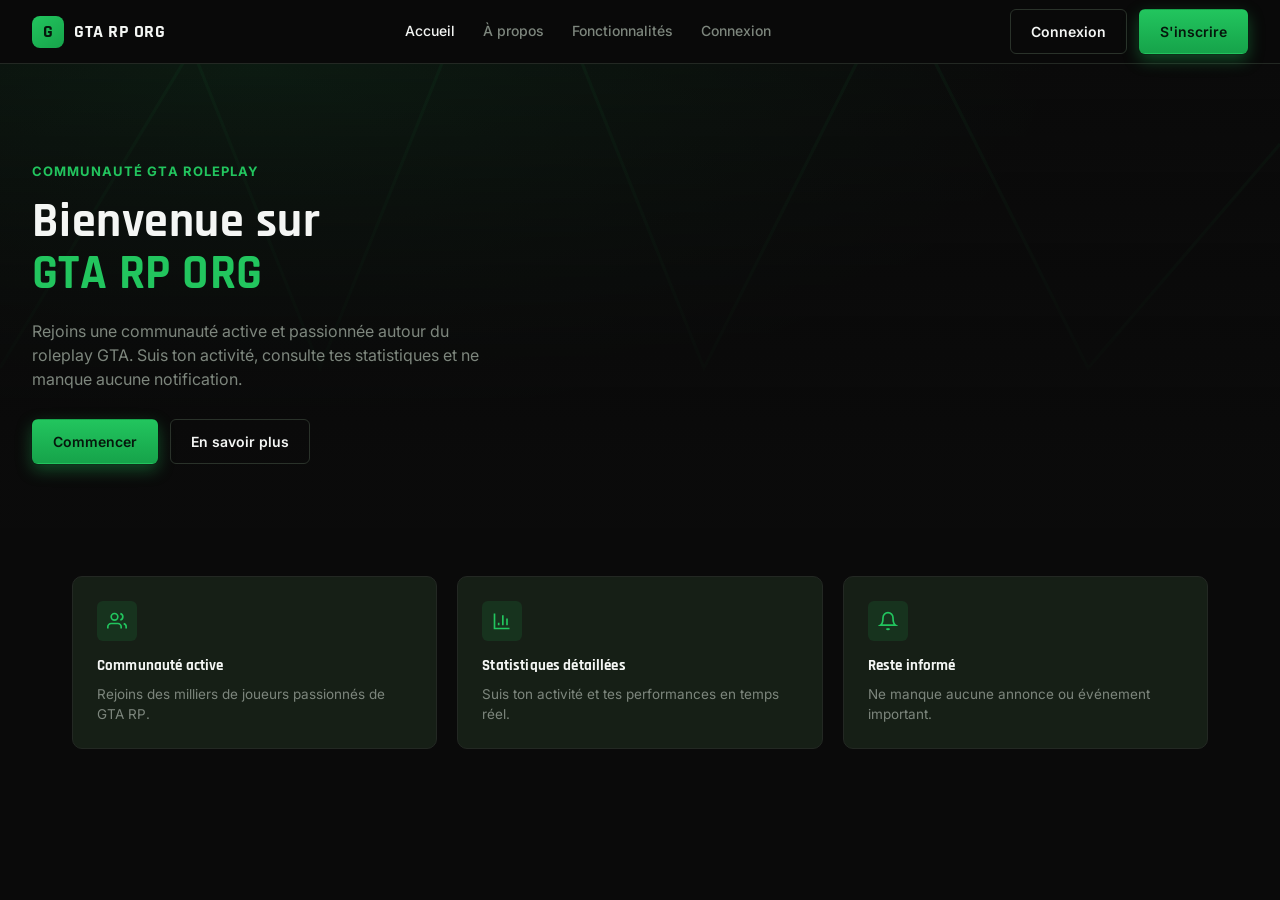
<file: index.html>
<!DOCTYPE html>
<html lang="fr">
<head>
<meta charset="UTF-8">
<meta name="viewport" content="width=device-width, initial-scale=1.0">
<title>GTA RP ORG — Accueil</title>
<link rel="preconnect" href="https://fonts.googleapis.com">
<link href="https://fonts.googleapis.com/css2?family=Rajdhani:wght@600;700&family=Inter:wght@400;500;600;700&display=swap" rel="stylesheet">
<link rel="stylesheet" href="css/style.css">
</head>
<body>

<header class="navbar">
  <a href="index.html" class="brand">
    <span class="brand-mark">G</span> GTA RP ORG
  </a>
  <nav>
    <ul class="nav-links">
      <li><a href="index.html" class="active">Accueil</a></li>
      <li><a href="#apropos">À propos</a></li>
      <li><a href="#fonctionnalites">Fonctionnalités</a></li>
      <li><a href="login.html">Connexion</a></li>
    </ul>
  </nav>
  <div class="nav-actions">
    <a href="login.html" class="btn btn-secondary">Connexion</a>
    <a href="register.html" class="btn btn-primary">S'inscrire</a>
    <button class="nav-toggle" id="navToggle" aria-label="Ouvrir le menu">
      <svg width="18" height="18" viewBox="0 0 24 24" fill="none" stroke="currentColor" stroke-width="2"><path d="M3 6h18M3 12h18M3 18h18"/></svg>
    </button>
  </div>
</header>

<div class="mobile-menu" id="mobileMenu">
  <div class="mobile-menu-header">
    <span class="brand"><span class="brand-mark">G</span> GTA RP ORG</span>
    <button class="nav-toggle" id="navClose" aria-label="Fermer le menu">
      <svg width="18" height="18" viewBox="0 0 24 24" fill="none" stroke="currentColor" stroke-width="2"><path d="M6 6l12 12M6 18L18 6"/></svg>
    </button>
  </div>
  <nav>
    <a href="index.html">Accueil</a>
    <a href="#apropos">À propos</a>
    <a href="#fonctionnalites">Fonctionnalités</a>
    <a href="login.html">Connexion</a>
    <a href="register.html" class="primary">S'inscrire</a>
  </nav>
</div>

<section class="hero">
  <div class="hero-inner">
    <span class="hero-eyebrow">Communauté GTA Roleplay</span>
    <h1>Bienvenue sur<br><span>GTA RP ORG</span></h1>
    <p>Rejoins une communauté active et passionnée autour du roleplay GTA. Suis ton activité, consulte tes statistiques et ne manque aucune notification.</p>
    <div class="hero-actions">
      <a href="register.html" class="btn btn-primary">Commencer</a>
      <a href="#apropos" class="btn btn-secondary">En savoir plus</a>
    </div>
  </div>
</section>

<section class="features" id="fonctionnalites">
  <div class="feature-card">
    <div class="feature-icon">
      <svg width="20" height="20" viewBox="0 0 24 24" fill="none" stroke="currentColor" stroke-width="2"><path d="M17 21v-2a4 4 0 0 0-4-4H5a4 4 0 0 0-4 4v2"/><circle cx="9" cy="7" r="4"/><path d="M23 21v-2a4 4 0 0 0-3-3.87"/><path d="M16 3.13a4 4 0 0 1 0 7.75"/></svg>
    </div>
    <h3>Communauté active</h3>
    <p>Rejoins des milliers de joueurs passionnés de GTA RP.</p>
  </div>
  <div class="feature-card">
    <div class="feature-icon">
      <svg width="20" height="20" viewBox="0 0 24 24" fill="none" stroke="currentColor" stroke-width="2"><path d="M3 3v18h18"/><path d="M18 17V9M13 17V5M8 17v-3"/></svg>
    </div>
    <h3>Statistiques détaillées</h3>
    <p>Suis ton activité et tes performances en temps réel.</p>
  </div>
  <div class="feature-card">
    <div class="feature-icon">
      <svg width="20" height="20" viewBox="0 0 24 24" fill="none" stroke="currentColor" stroke-width="2"><path d="M18 8A6 6 0 0 0 6 8c0 7-3 9-3 9h18s-3-2-3-9"/><path d="M13.73 21a2 2 0 0 1-3.46 0"/></svg>
    </div>
    <h3>Reste informé</h3>
    <p>Ne manque aucune annonce ou événement important.</p>
  </div>
</section>

<script>
  const navToggle = document.getElementById('navToggle');
  const navClose = document.getElementById('navClose');
  const mobileMenu = document.getElementById('mobileMenu');
  navToggle?.addEventListener('click', () => mobileMenu.classList.add('open'));
  navClose?.addEventListener('click', () => mobileMenu.classList.remove('open'));
</script>
</body>
</html>
</file>
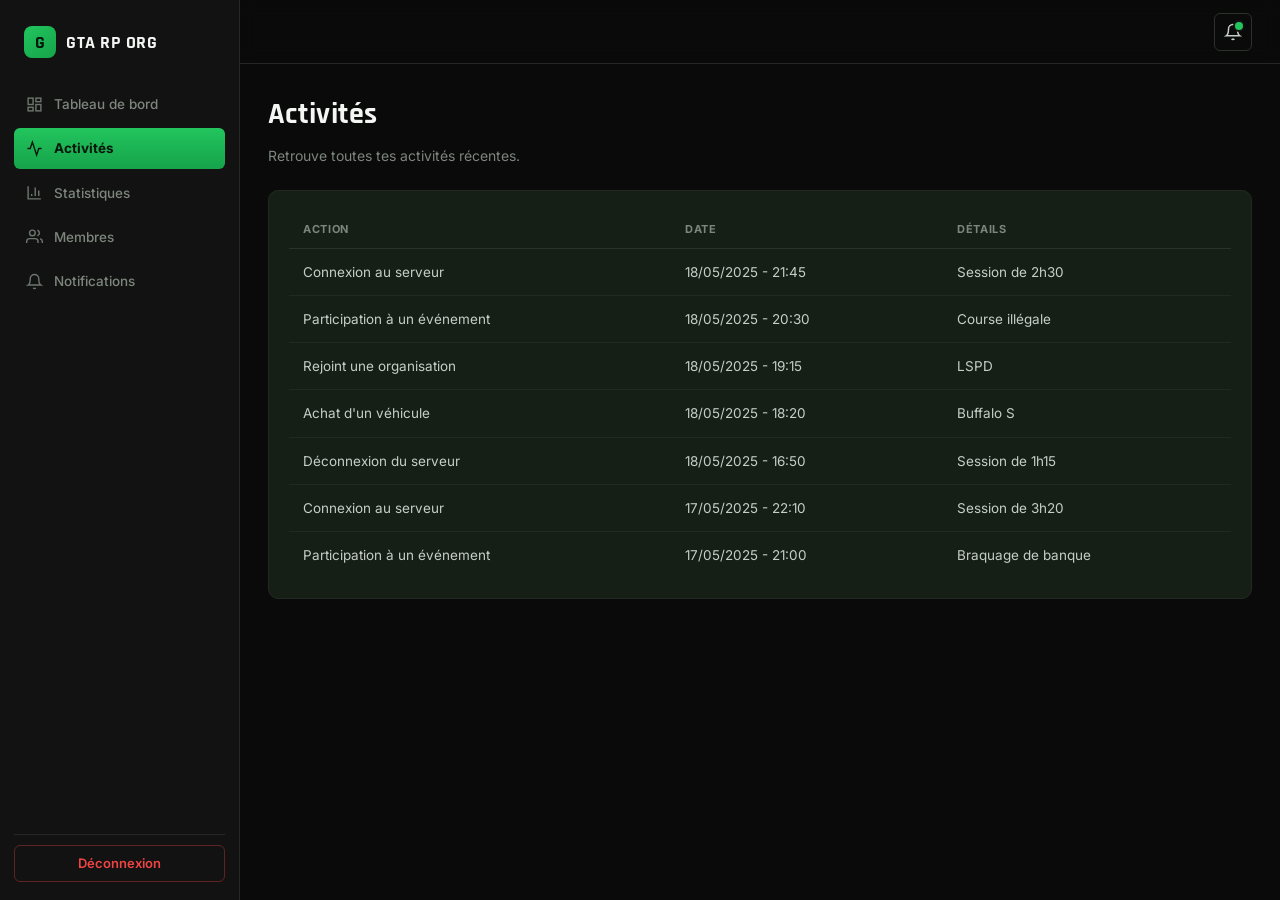
<file: activites.html>
<!DOCTYPE html>
<html lang="fr">
<head>
<meta charset="UTF-8">
<meta name="viewport" content="width=device-width, initial-scale=1.0">
<title>GTA RP ORG — Activités</title>
<link href="https://fonts.googleapis.com/css2?family=Rajdhani:wght@600;700&family=Inter:wght@400;500;600;700&display=swap" rel="stylesheet">
<link rel="stylesheet" href="css/style.css">
</head>
<body>

<div class="app">
  <aside class="sidebar">
    <div class="brand"><span class="brand-mark">G</span> GTA RP ORG</div>
    <a href="dashboard.html" class="side-link">
      <svg width="17" height="17" viewBox="0 0 24 24" fill="none" stroke="currentColor" stroke-width="2"><rect x="3" y="3" width="7" height="9"/><rect x="14" y="3" width="7" height="5"/><rect x="14" y="12" width="7" height="9"/><rect x="3" y="16" width="7" height="5"/></svg>
      Tableau de bord
    </a>
    <a href="activites.html" class="side-link active">
      <svg width="17" height="17" viewBox="0 0 24 24" fill="none" stroke="currentColor" stroke-width="2"><path d="M22 12h-4l-3 9L9 3l-3 9H2"/></svg>
      Activités
    </a>
    <a href="statistiques.html" class="side-link">
      <svg width="17" height="17" viewBox="0 0 24 24" fill="none" stroke="currentColor" stroke-width="2"><path d="M3 3v18h18"/><path d="M18 17V9M13 17V5M8 17v-3"/></svg>
      Statistiques
    </a>
    <a href="membres.html" class="side-link">
      <svg width="17" height="17" viewBox="0 0 24 24" fill="none" stroke="currentColor" stroke-width="2"><path d="M17 21v-2a4 4 0 0 0-4-4H5a4 4 0 0 0-4 4v2"/><circle cx="9" cy="7" r="4"/><path d="M23 21v-2a4 4 0 0 0-3-3.87"/><path d="M16 3.13a4 4 0 0 1 0 7.75"/></svg>
      Membres
    </a>
    <a href="notifications.html" class="side-link">
      <svg width="17" height="17" viewBox="0 0 24 24" fill="none" stroke="currentColor" stroke-width="2"><path d="M18 8A6 6 0 0 0 6 8c0 7-3 9-3 9h18s-3-2-3-9"/><path d="M13.73 21a2 2 0 0 1-3.46 0"/></svg>
      Notifications
    </a>
    <div class="sidebar-footer">
      <a href="login.html" class="btn btn-danger btn-block btn-sm">Déconnexion</a>
    </div>
  </aside>

  <div class="content">
    <header class="topbar">
      <span class="brand"><span class="brand-mark">G</span> GTA RP ORG</span>
      <div></div>
      <a href="notifications.html" class="bell" aria-label="Notifications">
        <svg width="18" height="18" viewBox="0 0 24 24" fill="none" stroke="currentColor" stroke-width="2"><path d="M18 8A6 6 0 0 0 6 8c0 7-3 9-3 9h18s-3-2-3-9"/><path d="M13.73 21a2 2 0 0 1-3.46 0"/></svg>
        <span class="dot"></span>
      </a>
    </header>

    <main class="page">
      <div class="page-header">
        <h1>Activités</h1>
        <p>Retrouve toutes tes activités récentes.</p>
      </div>

      <div class="card">
        <div class="table-wrap">
          <table>
            <thead>
              <tr><th>Action</th><th>Date</th><th>Détails</th></tr>
            </thead>
            <tbody>
              <tr><td>Connexion au serveur</td><td>18/05/2025 - 21:45</td><td>Session de 2h30</td></tr>
              <tr><td>Participation à un événement</td><td>18/05/2025 - 20:30</td><td>Course illégale</td></tr>
              <tr><td>Rejoint une organisation</td><td>18/05/2025 - 19:15</td><td>LSPD</td></tr>
              <tr><td>Achat d'un véhicule</td><td>18/05/2025 - 18:20</td><td>Buffalo S</td></tr>
              <tr><td>Déconnexion du serveur</td><td>18/05/2025 - 16:50</td><td>Session de 1h15</td></tr>
              <tr><td>Connexion au serveur</td><td>17/05/2025 - 22:10</td><td>Session de 3h20</td></tr>
              <tr><td>Participation à un événement</td><td>17/05/2025 - 21:00</td><td>Braquage de banque</td></tr>
            </tbody>
          </table>
        </div>
      </div>
    </main>
  </div>
</div>

</body>
</html>
</file>
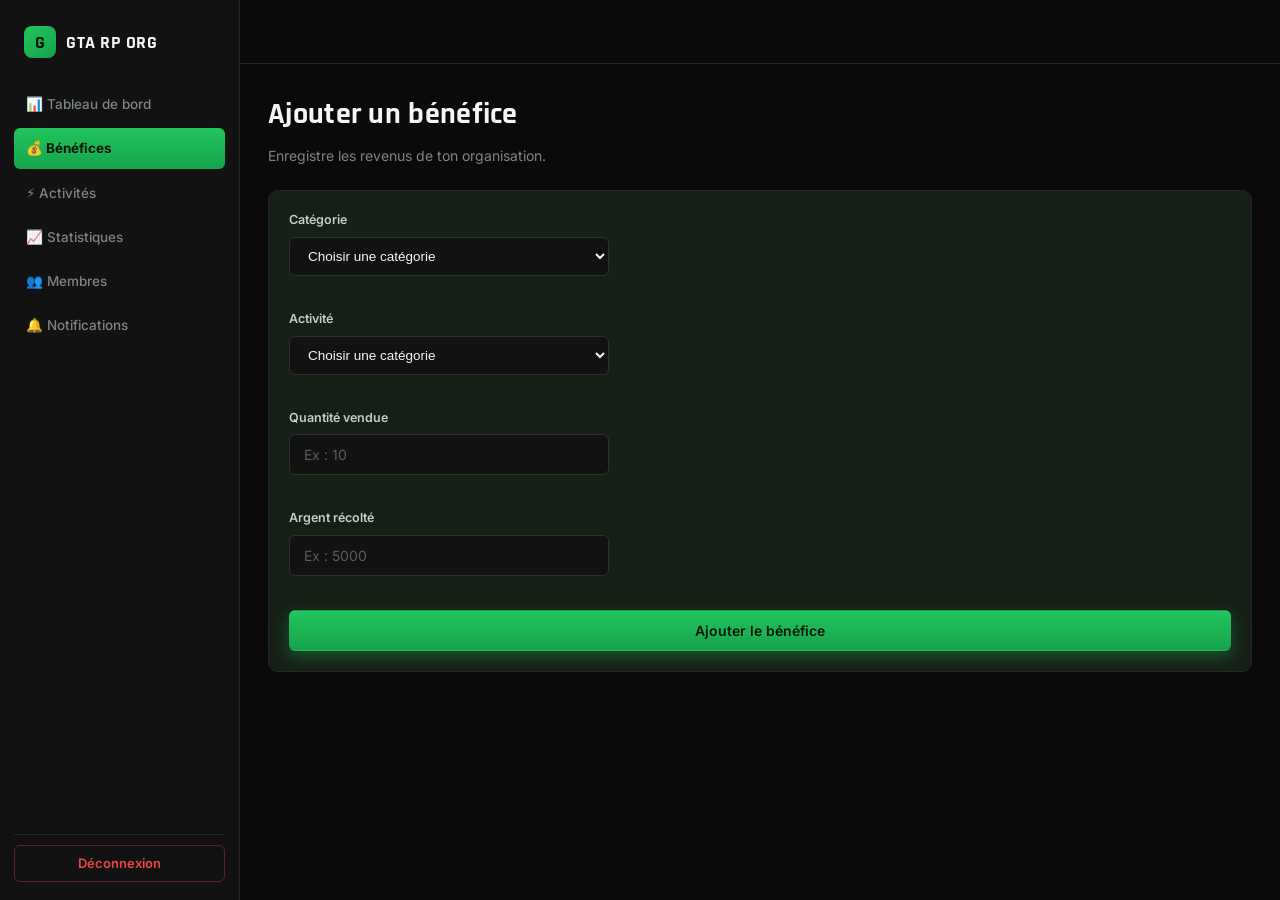
<file: benefices.html>
<!DOCTYPE html>
<html lang="fr">
<head>

<meta charset="UTF-8">
<meta name="viewport" content="width=device-width, initial-scale=1.0">

<title>GTA RP ORG — Bénéfices</title>

<link href="https://fonts.googleapis.com/css2?family=Rajdhani:wght@600;700&family=Inter:wght@400;500;600;700&display=swap" rel="stylesheet">

<link rel="stylesheet" href="css/style.css">

</head>


<body>


<div class="app">

<div id="menu"></div>

<div class="content">


<header class="topbar">

<span class="brand">
<span class="brand-mark">G</span> GTA RP ORG
</span>

</header>





<main class="page">


<div class="page-header">

<h1>Ajouter un bénéfice</h1>

<p>
Enregistre les revenus de ton organisation.
</p>

</div>




<div class="card">



<div class="field">

<label>Catégorie</label>

<select id="categorie" class="search-input">

<option value="">
Choisir une catégorie
</option>

<option value="actions">
Actions
</option>

<option value="ventes">
Ventes
</option>

<option value="braquage">
Braquage
</option>


</select>

</div>





<div class="field">

<label>Activité</label>


<select id="activite" class="search-input">

<option>
Choisir une catégorie
</option>


</select>


</div>





<div class="field" id="quantiteBox">

<label>Quantité vendue</label>

<input 
id="quantite"
class="search-input"
type="number"
placeholder="Ex : 10">

</div>





<div class="field">

<label>Argent récolté</label>


<input 
class="search-input"
type="number"
placeholder="Ex : 5000">


</div>





<button class="btn btn-primary btn-block">

Ajouter le bénéfice

</button>



</div>



</main>


</div>


</div>






<script>


const categorie = document.getElementById("categorie");

const activite = document.getElementById("activite");

const quantiteBox = document.getElementById("quantiteBox");





const listes = {


actions:[

"ATM",

"Go Fast",

"Cambu"

],


ventes:[

"Crack",

"Cannabis",

"Cocaïne",

"Héroïne",

"Spore X",

"Carte prépayée",

"Tranq",

"Meth",

"Purple",

"Mecicana",

"Ecstasy",

"Lean",

"B-Magic"

],


braquage:[

"Supérette",

"Fleeca",

"Armurerie"

]


};







categorie.addEventListener("change",()=>{


activite.innerHTML="";


let choix = listes[categorie.value];



choix.forEach(element=>{


let option=document.createElement("option");

option.textContent=element;

activite.appendChild(option);


});





if(categorie.value==="ventes"){


quantiteBox.style.display="block";


}else{


quantiteBox.style.display="none";


}


});




</script>

<script>
fetch("menu.html")
.then(response => response.text())
.then(data => {
    document.getElementById("menu").innerHTML = data;

    const page = window.location.pathname.split("/").pop();

    document.querySelectorAll(".side-link").forEach(link => {
        if (link.getAttribute("href") === page) {
            link.classList.add("active");
        }
    });
});
</script>
</body>
</html>
</file>
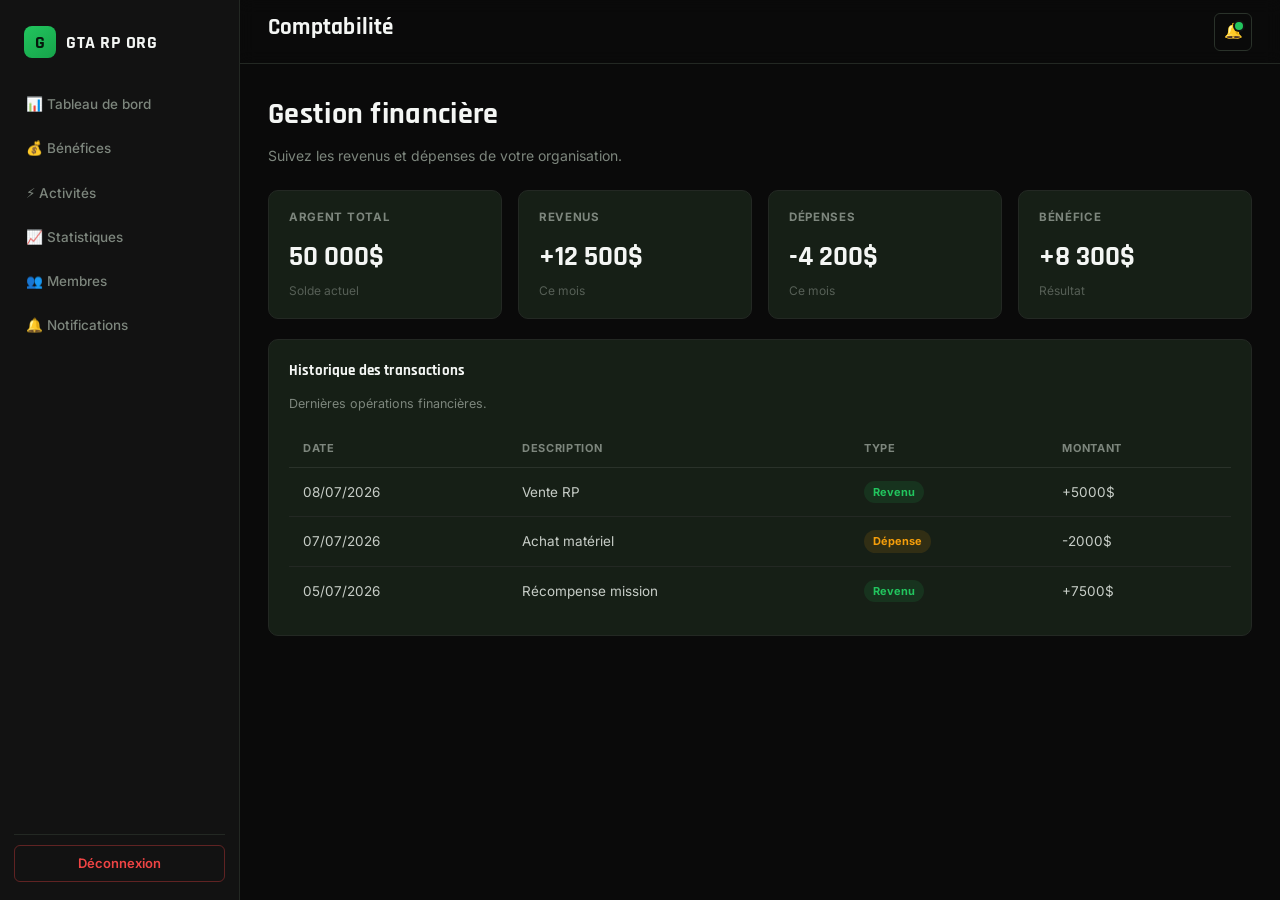
<file: comptabilite.html>
<!DOCTYPE html>
<html lang="fr">

<head>

<meta charset="UTF-8">
<meta name="viewport" content="width=device-width, initial-scale=1.0">

<title>Gang Management — Comptabilité</title>

<link href="https://fonts.googleapis.com/css2?family=Rajdhani:wght@600;700&family=Inter:wght@400;500;600;700&display=swap" rel="stylesheet">

<link rel="stylesheet" href="css/style.css">

</head>


<body>


<div class="app">

<div id="menu"></div>

<div class="content">



<header class="topbar">

<h2>
Comptabilité
</h2>


<a href="notifications.html" class="bell">

🔔

<span class="dot"></span>

</a>


</header>






<main class="page">



<div class="page-header">

<h1>
Gestion financière
</h1>

<p>
Suivez les revenus et dépenses de votre organisation.
</p>

</div>







<div class="stat-grid">



<div class="stat-tile">

<div class="label">
Argent total
</div>

<div class="value">
50 000$
</div>

<div class="sub">
Solde actuel
</div>

</div>




<div class="stat-tile">

<div class="label">
Revenus
</div>

<div class="value">
+12 500$
</div>

<div class="sub">
Ce mois
</div>

</div>




<div class="stat-tile">

<div class="label">
Dépenses
</div>

<div class="value">
-4 200$
</div>

<div class="sub">
Ce mois
</div>

</div>




<div class="stat-tile">

<div class="label">
Bénéfice
</div>

<div class="value">
+8 300$
</div>

<div class="sub">
Résultat
</div>

</div>



</div>







<div class="card">


<h3>
Historique des transactions
</h3>


<p class="card-sub">
Dernières opérations financières.
</p>





<div class="table-wrap">


<table>



<thead>

<tr>

<th>
Date
</th>

<th>
Description
</th>

<th>
Type
</th>

<th>
Montant
</th>


</tr>


</thead>





<tbody>



<tr>

<td>
08/07/2026
</td>

<td>
Vente RP
</td>

<td>
<span class="badge">
Revenu
</span>
</td>

<td>
+5000$
</td>

</tr>





<tr>

<td>
07/07/2026
</td>

<td>
Achat matériel
</td>

<td>
<span class="badge staff">
Dépense
</span>
</td>

<td>
-2000$
</td>

</tr>





<tr>

<td>
05/07/2026
</td>

<td>
Récompense mission
</td>

<td>
<span class="badge">
Revenu
</span>
</td>

<td>
+7500$
</td>

</tr>




</tbody>


</table>


</div>


</div>





</main>



</div>



</div>

<script>
fetch("menu.html")
.then(response => response.text())
.then(data => {
    document.getElementById("menu").innerHTML = data;

    const page = window.location.pathname.split("/").pop();

    document.querySelectorAll(".side-link").forEach(link => {
        if (link.getAttribute("href") === page) {
            link.classList.add("active");
        }
    });
});
</script>
</body>

</html>
</file>
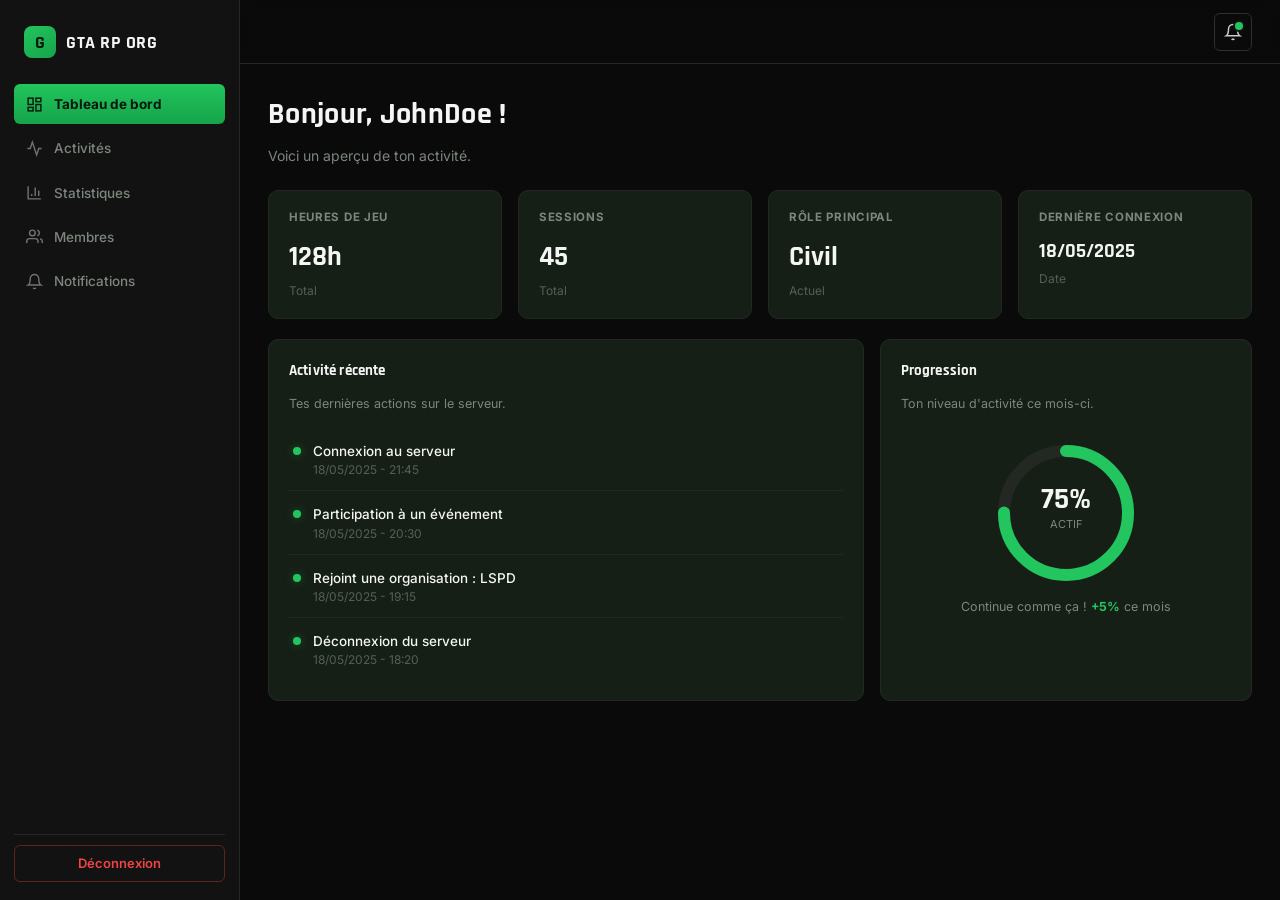
<file: dashboard.html>
<!DOCTYPE html>
<html lang="fr">
<head>
<meta charset="UTF-8">
<meta name="viewport" content="width=device-width, initial-scale=1.0">
<title>GTA RP ORG — Tableau de bord</title>
<link href="https://fonts.googleapis.com/css2?family=Rajdhani:wght@600;700&family=Inter:wght@400;500;600;700&display=swap" rel="stylesheet">
<link rel="stylesheet" href="css/style.css">
</head>
<body>

<div class="app">
  <!-- SIDEBAR -->
  <aside class="sidebar">
    <div class="brand"><span class="brand-mark">G</span> GTA RP ORG</div>
    <a href="dashboard.html" class="side-link active">
      <svg width="17" height="17" viewBox="0 0 24 24" fill="none" stroke="currentColor" stroke-width="2"><rect x="3" y="3" width="7" height="9"/><rect x="14" y="3" width="7" height="5"/><rect x="14" y="12" width="7" height="9"/><rect x="3" y="16" width="7" height="5"/></svg>
      Tableau de bord
    </a>
    <a href="activites.html" class="side-link">
      <svg width="17" height="17" viewBox="0 0 24 24" fill="none" stroke="currentColor" stroke-width="2"><path d="M22 12h-4l-3 9L9 3l-3 9H2"/></svg>
      Activités
    </a>
    <a href="statistiques.html" class="side-link">
      <svg width="17" height="17" viewBox="0 0 24 24" fill="none" stroke="currentColor" stroke-width="2"><path d="M3 3v18h18"/><path d="M18 17V9M13 17V5M8 17v-3"/></svg>
      Statistiques
    </a>
    <a href="membres.html" class="side-link">
      <svg width="17" height="17" viewBox="0 0 24 24" fill="none" stroke="currentColor" stroke-width="2"><path d="M17 21v-2a4 4 0 0 0-4-4H5a4 4 0 0 0-4 4v2"/><circle cx="9" cy="7" r="4"/><path d="M23 21v-2a4 4 0 0 0-3-3.87"/><path d="M16 3.13a4 4 0 0 1 0 7.75"/></svg>
      Membres
    </a>
    <a href="notifications.html" class="side-link">
      <svg width="17" height="17" viewBox="0 0 24 24" fill="none" stroke="currentColor" stroke-width="2"><path d="M18 8A6 6 0 0 0 6 8c0 7-3 9-3 9h18s-3-2-3-9"/><path d="M13.73 21a2 2 0 0 1-3.46 0"/></svg>
      Notifications
    </a>
    <div class="sidebar-footer">
      <a href="login.html" class="btn btn-danger btn-block btn-sm">Déconnexion</a>
    </div>
  </aside>

  <!-- CONTENT -->
  <div class="content">
    <header class="topbar">
      <span class="brand"><span class="brand-mark">G</span> GTA RP ORG</span>
      <div></div>
      <a href="notifications.html" class="bell" aria-label="Notifications">
        <svg width="18" height="18" viewBox="0 0 24 24" fill="none" stroke="currentColor" stroke-width="2"><path d="M18 8A6 6 0 0 0 6 8c0 7-3 9-3 9h18s-3-2-3-9"/><path d="M13.73 21a2 2 0 0 1-3.46 0"/></svg>
        <span class="dot"></span>
      </a>
    </header>

    <main class="page">
      <div class="page-header">
        <h1>Bonjour, JohnDoe !</h1>
        <p>Voici un aperçu de ton activité.</p>
      </div>

      <div class="stat-grid">
        <div class="stat-tile">
          <div class="label">Heures de jeu</div>
          <div class="value">128h</div>
          <div class="sub">Total</div>
        </div>
        <div class="stat-tile">
          <div class="label">Sessions</div>
          <div class="value">45</div>
          <div class="sub">Total</div>
        </div>
        <div class="stat-tile">
          <div class="label">Rôle principal</div>
          <div class="value">Civil</div>
          <div class="sub">Actuel</div>
        </div>
        <div class="stat-tile">
          <div class="label">Dernière connexion</div>
          <div class="value" style="font-size:20px;">18/05/2025</div>
          <div class="sub">Date</div>
        </div>
      </div>

      <div class="grid-2">
        <div class="card">
          <h3>Activité récente</h3>
          <p class="card-sub">Tes dernières actions sur le serveur.</p>
          <ul class="activity-list">
            <li><span class="activity-dot"></span><div><div class="title">Connexion au serveur</div><div class="time">18/05/2025 - 21:45</div></div></li>
            <li><span class="activity-dot"></span><div><div class="title">Participation à un événement</div><div class="time">18/05/2025 - 20:30</div></div></li>
            <li><span class="activity-dot"></span><div><div class="title">Rejoint une organisation : LSPD</div><div class="time">18/05/2025 - 19:15</div></div></li>
            <li><span class="activity-dot"></span><div><div class="title">Déconnexion du serveur</div><div class="time">18/05/2025 - 18:20</div></div></li>
          </ul>
        </div>

        <div class="card">
          <h3>Progression</h3>
          <p class="card-sub">Ton niveau d'activité ce mois-ci.</p>
          <div class="progress-ring-wrap">
            <svg width="150" height="150" viewBox="0 0 150 150">
              <circle cx="75" cy="75" r="62" fill="none" stroke="#232823" stroke-width="12"/>
              <circle cx="75" cy="75" r="62" fill="none" stroke="#22c55e" stroke-width="12"
                stroke-linecap="round" stroke-dasharray="389.6" stroke-dashoffset="97.4"
                transform="rotate(-90 75 75)"/>
              <text x="75" y="70" text-anchor="middle" class="pct">75%</text>
              <text x="75" y="90" text-anchor="middle" fill="#7d867d" font-size="11" font-family="Inter">ACTIF</text>
            </svg>
            <div class="status">Continue comme ça ! <strong>+5%</strong> ce mois</div>
          </div>
        </div>
      </div>
    </main>
  </div>
</div>

</body>
</html>
</file>
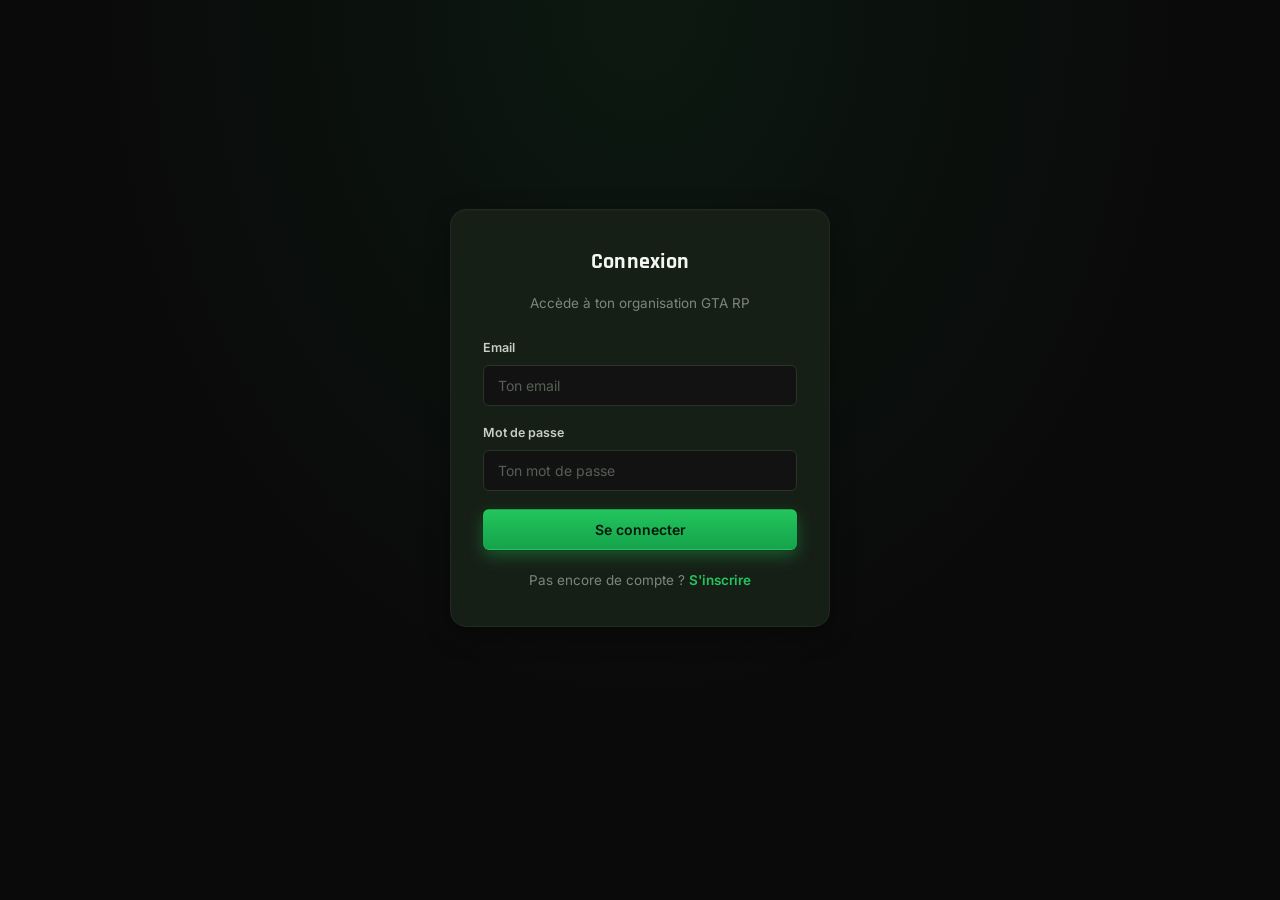
<file: login.html>
<!DOCTYPE html>
<html lang="fr">

<head>
<meta charset="UTF-8">
<meta name="viewport" content="width=device-width, initial-scale=1.0">

<title>Connexion GTA RP ORG</title>

<link rel="preconnect" href="https://fonts.googleapis.com">
<link href="https://fonts.googleapis.com/css2?family=Rajdhani:wght@600;700&family=Inter:wght@400;500;600;700&display=swap" rel="stylesheet">

<link rel="stylesheet" href="css/style.css">

</head>


<body>


<section class="auth-page">


<div class="auth-card">


<h2>
Connexion
</h2>


<p class="auth-sub">
Accède à ton organisation GTA RP
</p>



<div class="field">

<label>
Email
</label>

<input type="email" placeholder="Ton email">

</div>



<div class="field">

<label>
Mot de passe
</label>

<input type="password" placeholder="Ton mot de passe">

</div>



<button class="btn btn-primary btn-block">
Se connecter
</button>



<div class="auth-footer">

Pas encore de compte ?
<a href="register.html">
S'inscrire
</a>

</div>


</div>


</section>


</body>
</html>
</file>
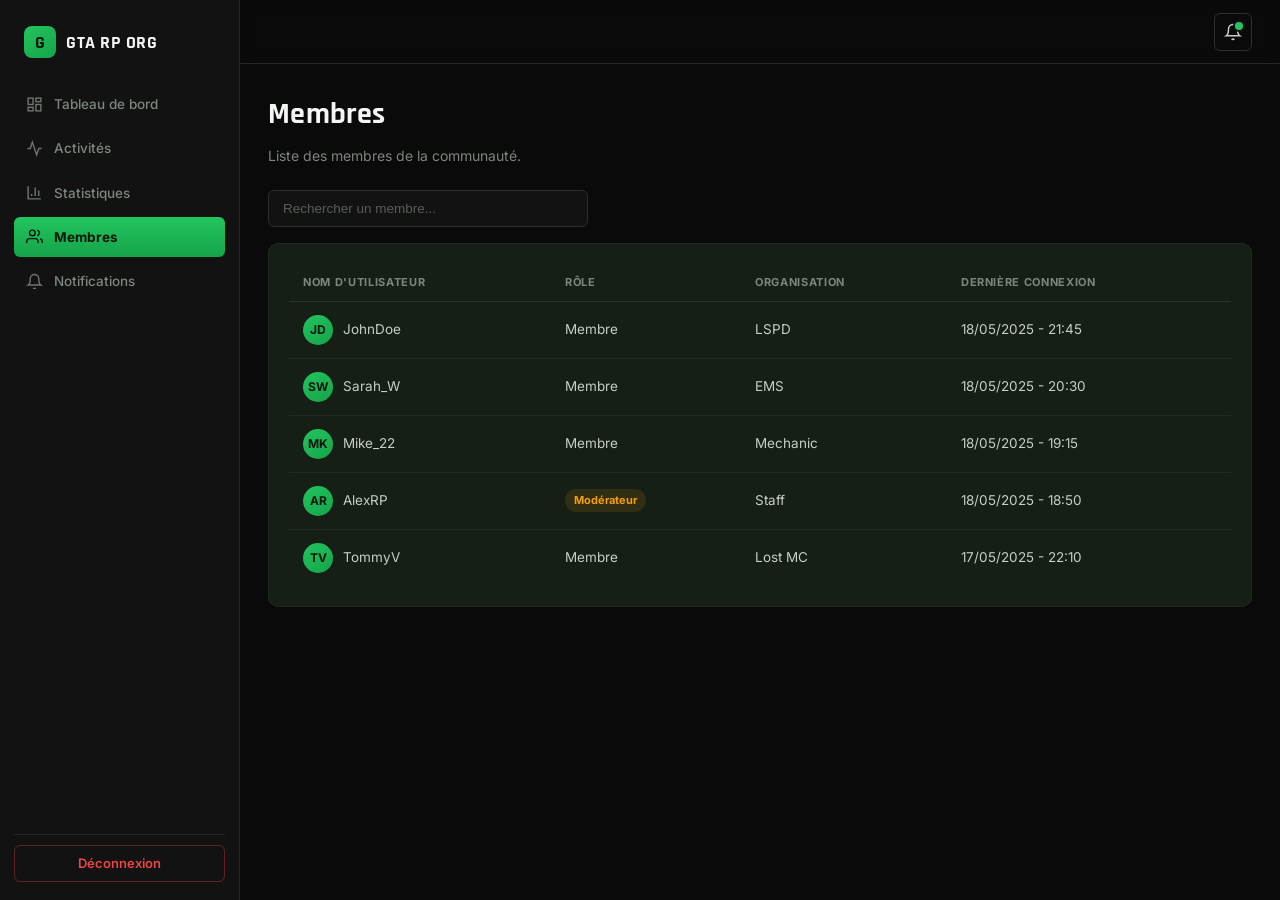
<file: members.html>
<!DOCTYPE html>
<html lang="fr">
<head>
<meta charset="UTF-8">
<meta name="viewport" content="width=device-width, initial-scale=1.0">
<title>GTA RP ORG — Membres</title>
<link href="https://fonts.googleapis.com/css2?family=Rajdhani:wght@600;700&family=Inter:wght@400;500;600;700&display=swap" rel="stylesheet">
<link rel="stylesheet" href="css/style.css">
</head>
<body>

<div class="app">
  <aside class="sidebar">
    <div class="brand"><span class="brand-mark">G</span> GTA RP ORG</div>
    <a href="dashboard.html" class="side-link">
      <svg width="17" height="17" viewBox="0 0 24 24" fill="none" stroke="currentColor" stroke-width="2"><rect x="3" y="3" width="7" height="9"/><rect x="14" y="3" width="7" height="5"/><rect x="14" y="12" width="7" height="9"/><rect x="3" y="16" width="7" height="5"/></svg>
      Tableau de bord
    </a>
    <a href="activites.html" class="side-link">
      <svg width="17" height="17" viewBox="0 0 24 24" fill="none" stroke="currentColor" stroke-width="2"><path d="M22 12h-4l-3 9L9 3l-3 9H2"/></svg>
      Activités
    </a>
    <a href="statistiques.html" class="side-link">
      <svg width="17" height="17" viewBox="0 0 24 24" fill="none" stroke="currentColor" stroke-width="2"><path d="M3 3v18h18"/><path d="M18 17V9M13 17V5M8 17v-3"/></svg>
      Statistiques
    </a>
    <a href="membres.html" class="side-link active">
      <svg width="17" height="17" viewBox="0 0 24 24" fill="none" stroke="currentColor" stroke-width="2"><path d="M17 21v-2a4 4 0 0 0-4-4H5a4 4 0 0 0-4 4v2"/><circle cx="9" cy="7" r="4"/><path d="M23 21v-2a4 4 0 0 0-3-3.87"/><path d="M16 3.13a4 4 0 0 1 0 7.75"/></svg>
      Membres
    </a>
    <a href="notifications.html" class="side-link">
      <svg width="17" height="17" viewBox="0 0 24 24" fill="none" stroke="currentColor" stroke-width="2"><path d="M18 8A6 6 0 0 0 6 8c0 7-3 9-3 9h18s-3-2-3-9"/><path d="M13.73 21a2 2 0 0 1-3.46 0"/></svg>
      Notifications
    </a>
    <div class="sidebar-footer">
      <a href="login.html" class="btn btn-danger btn-block btn-sm">Déconnexion</a>
    </div>
  </aside>

  <div class="content">
    <header class="topbar">
      <span class="brand"><span class="brand-mark">G</span> GTA RP ORG</span>
      <div></div>
      <a href="notifications.html" class="bell" aria-label="Notifications">
        <svg width="18" height="18" viewBox="0 0 24 24" fill="none" stroke="currentColor" stroke-width="2"><path d="M18 8A6 6 0 0 0 6 8c0 7-3 9-3 9h18s-3-2-3-9"/><path d="M13.73 21a2 2 0 0 1-3.46 0"/></svg>
        <span class="dot"></span>
      </a>
    </header>

    <main class="page">
      <div class="page-header">
        <h1>Membres</h1>
        <p>Liste des membres de la communauté.</p>
      </div>

      <input type="text" class="search-input" placeholder="Rechercher un membre...">

      <div class="card">
        <div class="table-wrap">
          <table>
            <thead>
              <tr><th>Nom d'utilisateur</th><th>Rôle</th><th>Organisation</th><th>Dernière connexion</th></tr>
            </thead>
            <tbody>
              <tr>
                <td><div class="user-cell"><span class="avatar">JD</span> JohnDoe</div></td>
                <td>Membre</td><td>LSPD</td><td>18/05/2025 - 21:45</td>
              </tr>
              <tr>
                <td><div class="user-cell"><span class="avatar">SW</span> Sarah_W</div></td>
                <td>Membre</td><td>EMS</td><td>18/05/2025 - 20:30</td>
              </tr>
              <tr>
                <td><div class="user-cell"><span class="avatar">MK</span> Mike_22</div></td>
                <td>Membre</td><td>Mechanic</td><td>18/05/2025 - 19:15</td>
              </tr>
              <tr>
                <td><div class="user-cell"><span class="avatar">AR</span> AlexRP</div></td>
                <td><span class="badge staff">Modérateur</span></td><td>Staff</td><td>18/05/2025 - 18:50</td>
              </tr>
              <tr>
                <td><div class="user-cell"><span class="avatar">TV</span> TommyV</div></td>
                <td>Membre</td><td>Lost MC</td><td>17/05/2025 - 22:10</td>
              </tr>
            </tbody>
          </table>
        </div>
      </div>
    </main>
  </div>
</div>

</body>
</html>
</file>
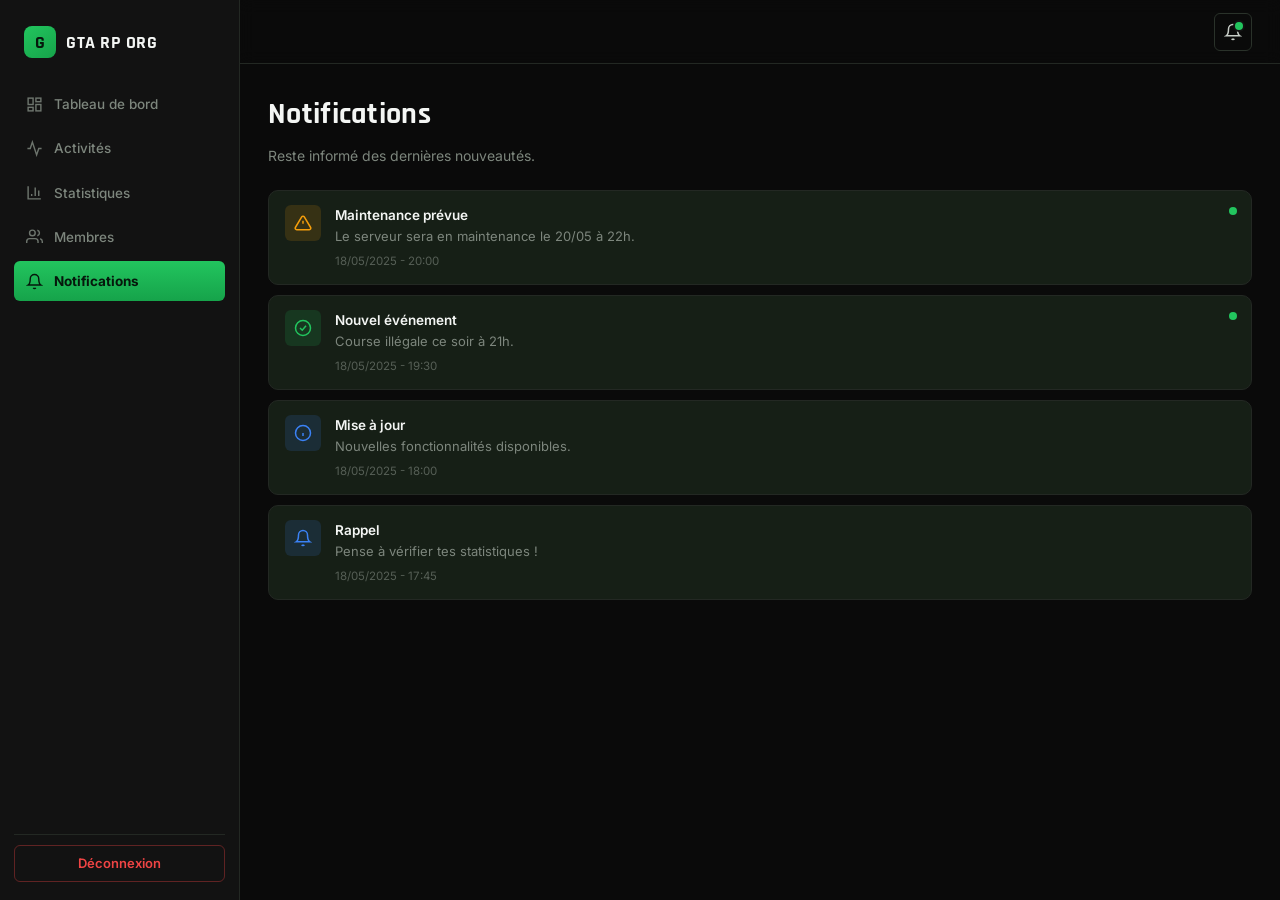
<file: notifications.html>
<!DOCTYPE html>
<html lang="fr">
<head>
<meta charset="UTF-8">
<meta name="viewport" content="width=device-width, initial-scale=1.0">
<title>GTA RP ORG — Notifications</title>
<link href="https://fonts.googleapis.com/css2?family=Rajdhani:wght@600;700&family=Inter:wght@400;500;600;700&display=swap" rel="stylesheet">
<link rel="stylesheet" href="css/style.css">
</head>
<body>

<div class="app">
  <aside class="sidebar">
    <div class="brand"><span class="brand-mark">G</span> GTA RP ORG</div>
    <a href="dashboard.html" class="side-link">
      <svg width="17" height="17" viewBox="0 0 24 24" fill="none" stroke="currentColor" stroke-width="2"><rect x="3" y="3" width="7" height="9"/><rect x="14" y="3" width="7" height="5"/><rect x="14" y="12" width="7" height="9"/><rect x="3" y="16" width="7" height="5"/></svg>
      Tableau de bord
    </a>
    <a href="activites.html" class="side-link">
      <svg width="17" height="17" viewBox="0 0 24 24" fill="none" stroke="currentColor" stroke-width="2"><path d="M22 12h-4l-3 9L9 3l-3 9H2"/></svg>
      Activités
    </a>
    <a href="statistiques.html" class="side-link">
      <svg width="17" height="17" viewBox="0 0 24 24" fill="none" stroke="currentColor" stroke-width="2"><path d="M3 3v18h18"/><path d="M18 17V9M13 17V5M8 17v-3"/></svg>
      Statistiques
    </a>
    <a href="membres.html" class="side-link">
      <svg width="17" height="17" viewBox="0 0 24 24" fill="none" stroke="currentColor" stroke-width="2"><path d="M17 21v-2a4 4 0 0 0-4-4H5a4 4 0 0 0-4 4v2"/><circle cx="9" cy="7" r="4"/><path d="M23 21v-2a4 4 0 0 0-3-3.87"/><path d="M16 3.13a4 4 0 0 1 0 7.75"/></svg>
      Membres
    </a>
    <a href="notifications.html" class="side-link active">
      <svg width="17" height="17" viewBox="0 0 24 24" fill="none" stroke="currentColor" stroke-width="2"><path d="M18 8A6 6 0 0 0 6 8c0 7-3 9-3 9h18s-3-2-3-9"/><path d="M13.73 21a2 2 0 0 1-3.46 0"/></svg>
      Notifications
    </a>
    <div class="sidebar-footer">
      <a href="login.html" class="btn btn-danger btn-block btn-sm">Déconnexion</a>
    </div>
  </aside>

  <div class="content">
    <header class="topbar">
      <span class="brand"><span class="brand-mark">G</span> GTA RP ORG</span>
      <div></div>
      <a href="notifications.html" class="bell" aria-label="Notifications">
        <svg width="18" height="18" viewBox="0 0 24 24" fill="none" stroke="currentColor" stroke-width="2"><path d="M18 8A6 6 0 0 0 6 8c0 7-3 9-3 9h18s-3-2-3-9"/><path d="M13.73 21a2 2 0 0 1-3.46 0"/></svg>
        <span class="dot"></span>
      </a>
    </header>

    <main class="page">
      <div class="page-header">
        <h1>Notifications</h1>
        <p>Reste informé des dernières nouveautés.</p>
      </div>

      <div class="notif-list">
        <div class="notif-item unread">
          <div class="notif-icon warn">
            <svg width="18" height="18" viewBox="0 0 24 24" fill="none" stroke="currentColor" stroke-width="2"><path d="M10.29 3.86L1.82 18a2 2 0 0 0 1.71 3h16.94a2 2 0 0 0 1.71-3L13.71 3.86a2 2 0 0 0-3.42 0z"/><line x1="12" y1="9" x2="12" y2="13"/><line x1="12" y1="17" x2="12.01" y2="17"/></svg>
          </div>
          <div class="notif-body">
            <div class="title">Maintenance prévue</div>
            <p>Le serveur sera en maintenance le 20/05 à 22h.</p>
            <span class="time">18/05/2025 - 20:00</span>
          </div>
        </div>

        <div class="notif-item unread">
          <div class="notif-icon ok">
            <svg width="18" height="18" viewBox="0 0 24 24" fill="none" stroke="currentColor" stroke-width="2"><circle cx="12" cy="12" r="10"/><path d="M8 12l3 3 5-6"/></svg>
          </div>
          <div class="notif-body">
            <div class="title">Nouvel événement</div>
            <p>Course illégale ce soir à 21h.</p>
            <span class="time">18/05/2025 - 19:30</span>
          </div>
        </div>

        <div class="notif-item">
          <div class="notif-icon info">
            <svg width="18" height="18" viewBox="0 0 24 24" fill="none" stroke="currentColor" stroke-width="2"><circle cx="12" cy="12" r="10"/><line x1="12" y1="16" x2="12" y2="12"/><line x1="12" y1="8" x2="12.01" y2="8"/></svg>
          </div>
          <div class="notif-body">
            <div class="title">Mise à jour</div>
            <p>Nouvelles fonctionnalités disponibles.</p>
            <span class="time">18/05/2025 - 18:00</span>
          </div>
        </div>

        <div class="notif-item">
          <div class="notif-icon info">
            <svg width="18" height="18" viewBox="0 0 24 24" fill="none" stroke="currentColor" stroke-width="2"><path d="M18 8A6 6 0 0 0 6 8c0 7-3 9-3 9h18s-3-2-3-9"/><path d="M13.73 21a2 2 0 0 1-3.46 0"/></svg>
          </div>
          <div class="notif-body">
            <div class="title">Rappel</div>
            <p>Pense à vérifier tes statistiques !</p>
            <span class="time">18/05/2025 - 17:45</span>
          </div>
        </div>
      </div>
    </main>
  </div>
</div>

</body>
</html>
</file>
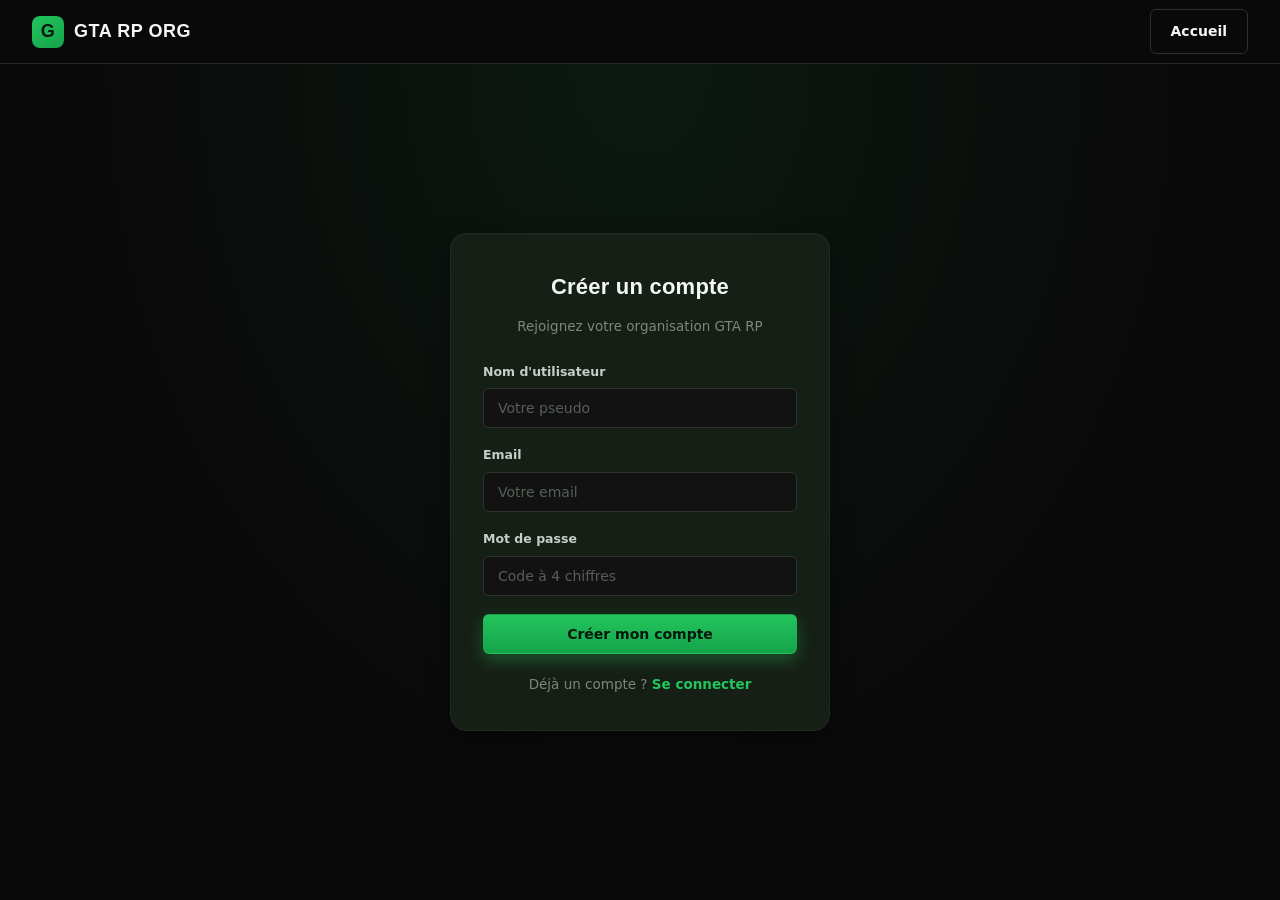
<file: register.html>
<!DOCTYPE html>
<html lang="fr">

<head>

<meta charset="UTF-8">
<meta name="viewport" content="width=device-width, initial-scale=1.0">

<title>Inscription - GTA RP ORG</title>

<link rel="stylesheet" href="css/style.css">

</head>


<body>


<nav class="navbar">


<div class="brand">

<div class="brand-mark">
G
</div>

GTA RP ORG

</div>


<div class="nav-actions">

<a href="index.html" class="btn btn-secondary">
Accueil
</a>

</div>


</nav>




<main class="auth-page">


<div class="auth-card">



<h2>
Créer un compte
</h2>



<p class="auth-sub">
Rejoignez votre organisation GTA RP
</p>





<form>



<div class="field">

<label>
Nom d'utilisateur
</label>

<input 
type="text"
placeholder="Votre pseudo"
required>

</div>





<div class="field">

<label>
Email
</label>

<input 
type="email"
placeholder="Votre email"
required>

</div>





<div class="field">

<label>
Mot de passe
</label>

<input 
type="password"
placeholder="Code à 4 chiffres"
maxlength="4"
pattern="[0-9]{4}"
inputmode="numeric"
required>

</div>





<button class="btn btn-primary btn-block">

Créer mon compte

</button>



</form>





<div class="auth-footer">

Déjà un compte ?

<a href="login.html">
Se connecter
</a>


</div>



</div>


</main>



</body>

</html>
</file>
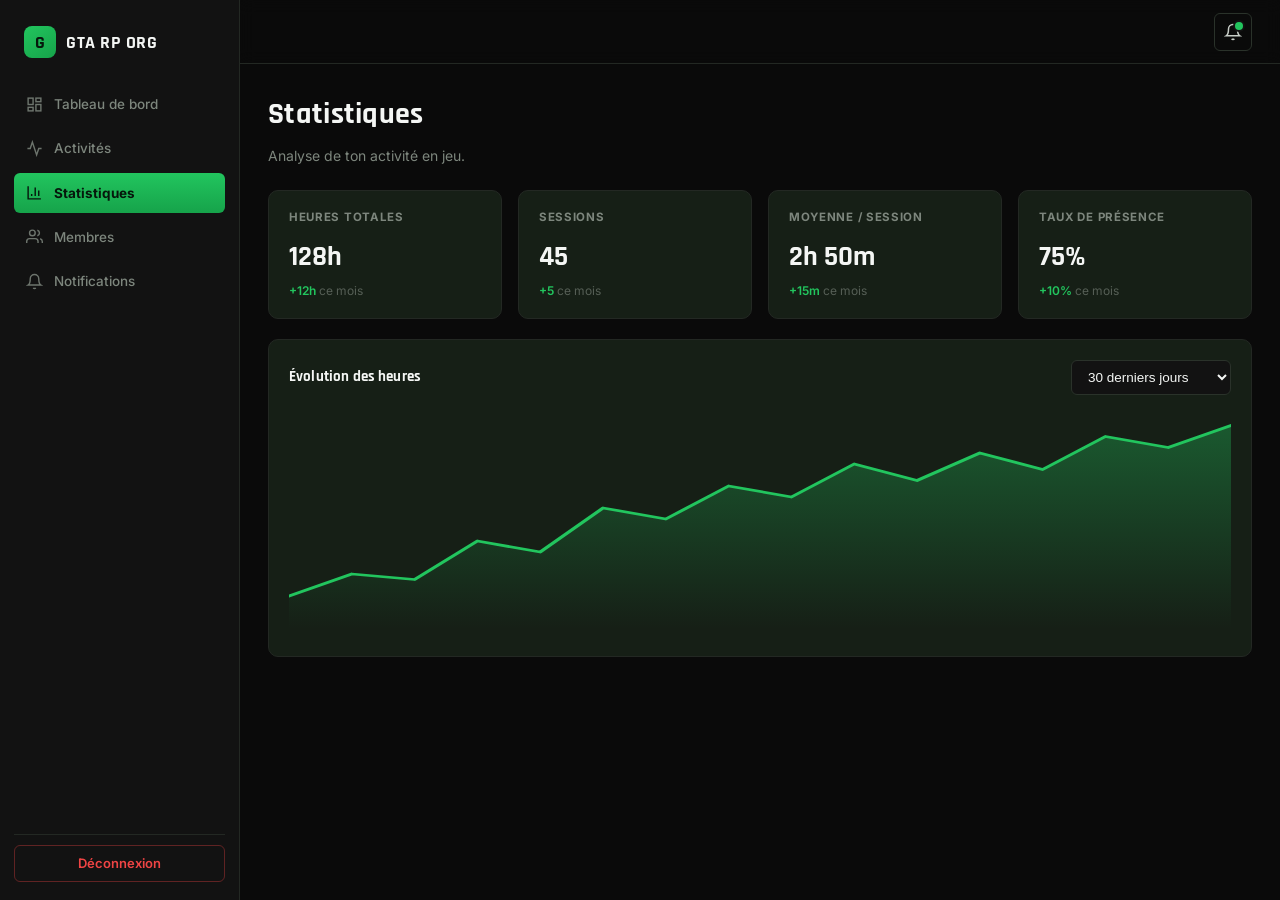
<file: stats.html>
<!DOCTYPE html>
<html lang="fr">
<head>
<meta charset="UTF-8">
<meta name="viewport" content="width=device-width, initial-scale=1.0">
<title>GTA RP ORG — Statistiques</title>
<link href="https://fonts.googleapis.com/css2?family=Rajdhani:wght@600;700&family=Inter:wght@400;500;600;700&display=swap" rel="stylesheet">
<link rel="stylesheet" href="css/style.css">
</head>
<body>

<div class="app">
  <aside class="sidebar">
    <div class="brand"><span class="brand-mark">G</span> GTA RP ORG</div>
    <a href="dashboard.html" class="side-link">
      <svg width="17" height="17" viewBox="0 0 24 24" fill="none" stroke="currentColor" stroke-width="2"><rect x="3" y="3" width="7" height="9"/><rect x="14" y="3" width="7" height="5"/><rect x="14" y="12" width="7" height="9"/><rect x="3" y="16" width="7" height="5"/></svg>
      Tableau de bord
    </a>
    <a href="activites.html" class="side-link">
      <svg width="17" height="17" viewBox="0 0 24 24" fill="none" stroke="currentColor" stroke-width="2"><path d="M22 12h-4l-3 9L9 3l-3 9H2"/></svg>
      Activités
    </a>
    <a href="statistiques.html" class="side-link active">
      <svg width="17" height="17" viewBox="0 0 24 24" fill="none" stroke="currentColor" stroke-width="2"><path d="M3 3v18h18"/><path d="M18 17V9M13 17V5M8 17v-3"/></svg>
      Statistiques
    </a>
    <a href="membres.html" class="side-link">
      <svg width="17" height="17" viewBox="0 0 24 24" fill="none" stroke="currentColor" stroke-width="2"><path d="M17 21v-2a4 4 0 0 0-4-4H5a4 4 0 0 0-4 4v2"/><circle cx="9" cy="7" r="4"/><path d="M23 21v-2a4 4 0 0 0-3-3.87"/><path d="M16 3.13a4 4 0 0 1 0 7.75"/></svg>
      Membres
    </a>
    <a href="notifications.html" class="side-link">
      <svg width="17" height="17" viewBox="0 0 24 24" fill="none" stroke="currentColor" stroke-width="2"><path d="M18 8A6 6 0 0 0 6 8c0 7-3 9-3 9h18s-3-2-3-9"/><path d="M13.73 21a2 2 0 0 1-3.46 0"/></svg>
      Notifications
    </a>
    <div class="sidebar-footer">
      <a href="login.html" class="btn btn-danger btn-block btn-sm">Déconnexion</a>
    </div>
  </aside>

  <div class="content">
    <header class="topbar">
      <span class="brand"><span class="brand-mark">G</span> GTA RP ORG</span>
      <div></div>
      <a href="notifications.html" class="bell" aria-label="Notifications">
        <svg width="18" height="18" viewBox="0 0 24 24" fill="none" stroke="currentColor" stroke-width="2"><path d="M18 8A6 6 0 0 0 6 8c0 7-3 9-3 9h18s-3-2-3-9"/><path d="M13.73 21a2 2 0 0 1-3.46 0"/></svg>
        <span class="dot"></span>
      </a>
    </header>

    <main class="page">
      <div class="page-header">
        <h1>Statistiques</h1>
        <p>Analyse de ton activité en jeu.</p>
      </div>

      <div class="stat-grid">
        <div class="stat-tile"><div class="label">Heures totales</div><div class="value">128h</div><div class="sub"><span class="delta">+12h</span> ce mois</div></div>
        <div class="stat-tile"><div class="label">Sessions</div><div class="value">45</div><div class="sub"><span class="delta">+5</span> ce mois</div></div>
        <div class="stat-tile"><div class="label">Moyenne / session</div><div class="value">2h 50m</div><div class="sub"><span class="delta">+15m</span> ce mois</div></div>
        <div class="stat-tile"><div class="label">Taux de présence</div><div class="value">75%</div><div class="sub"><span class="delta">+10%</span> ce mois</div></div>
      </div>

      <div class="card">
        <div style="display:flex; justify-content:space-between; align-items:center; margin-bottom:4px;">
          <div>
            <h3 style="margin-bottom:2px;">Évolution des heures</h3>
          </div>
          <select class="search-input" style="max-width:160px; margin:0; padding:8px 12px;">
            <option>30 derniers jours</option>
            <option>7 derniers jours</option>
            <option>90 derniers jours</option>
          </select>
        </div>
        <svg viewBox="0 0 600 200" width="100%" height="220" preserveAspectRatio="none" style="margin-top:10px;">
          <defs>
            <linearGradient id="areaFill" x1="0" y1="0" x2="0" y2="1">
              <stop offset="0%" stop-color="#22c55e" stop-opacity="0.35"/>
              <stop offset="100%" stop-color="#22c55e" stop-opacity="0"/>
            </linearGradient>
          </defs>
          <polyline fill="none" stroke="#22c55e" stroke-width="2.5" stroke-linejoin="round" stroke-linecap="round"
            points="0,170 40,150 80,155 120,120 160,130 200,90 240,100 280,70 320,80 360,50 400,65 440,40 480,55 520,25 560,35 600,15"/>
          <polygon fill="url(#areaFill)"
            points="0,170 40,150 80,155 120,120 160,130 200,90 240,100 280,70 320,80 360,50 400,65 440,40 480,55 520,25 560,35 600,15 600,200 0,200"/>
        </svg>
      </div>
    </main>
  </div>
</div>

</body>
</html
</file>
<file: css/style.css>
/* ==========================================================================
   GTA RP ORG — Design System
   Palette: fond noir/anthracite, accent vert néon (thème GTA RP)
   ========================================================================== */

:root {
  /* Couleurs */
  --bg-0: #0a0a0a;          /* fond principal, quasi noir */
  --bg-1: #121212;          /* fond des sections */
  --bg-2: #161f16;          /* cards */
  --bg-2-hover: #1b241b;
  --border: #232823;
  --border-light: #2a322a;

  --green: #22c55e;         /* accent principal */
  --green-dark: #16a34a;
  --green-glow: rgba(34, 197, 94, 0.35);

  --text-0: #f4f6f4;        /* titres */
  --text-1: #c7cdc7;        /* texte courant */
  --text-2: #7d867d;        /* texte secondaire / labels */
  --text-3: #565f56;        /* texte discret */

  --red: #ef4444;
  --orange: #f59e0b;
  --blue: #3b82f6;

  /* Typo */
  --font-display: "Rajdhani", "Chakra Petch", sans-serif;
  --font-body: "Inter", system-ui, -apple-system, "Segoe UI", sans-serif;

  /* Layout */
  --radius-sm: 6px;
  --radius-md: 10px;
  --radius-lg: 16px;
  --sidebar-w: 240px;
  --header-h: 64px;
  --shadow-card: 0 1px 0 rgba(255,255,255,0.02) inset, 0 8px 24px rgba(0,0,0,0.35);
}

* { box-sizing: border-box; }

html { scroll-behavior: smooth; }

body {
  margin: 0;
  background: var(--bg-0);
  color: var(--text-1);
  font-family: var(--font-body);
  font-size: 15px;
  line-height: 1.5;
  -webkit-font-smoothing: antialiased;
}

h1, h2, h3, h4 {
  font-family: var(--font-display);
  color: var(--text-0);
  font-weight: 700;
  margin: 0 0 8px;
  letter-spacing: 0.01em;
}

a { color: inherit; text-decoration: none; }

img { max-width: 100%; display: block; }

::selection { background: var(--green-glow); color: var(--text-0); }

:focus-visible {
  outline: 2px solid var(--green);
  outline-offset: 2px;
  border-radius: 4px;
}

/* ==========================================================================
   Boutons
   ========================================================================== */

.btn {
  display: inline-flex;
  align-items: center;
  justify-content: center;
  gap: 8px;
  padding: 11px 20px;
  border-radius: var(--radius-sm);
  font-family: var(--font-body);
  font-weight: 600;
  font-size: 14px;
  border: 1px solid transparent;
  cursor: pointer;
  transition: transform .15s ease, box-shadow .15s ease, background .15s ease, border-color .15s ease;
  white-space: nowrap;
}
.btn:active { transform: translateY(1px); }

.btn-primary {
  background: linear-gradient(180deg, var(--green) 0%, var(--green-dark) 100%);
  color: #06170c;
  box-shadow: 0 0 0 1px rgba(0,0,0,0.15), 0 6px 16px var(--green-glow);
}
.btn-primary:hover { box-shadow: 0 0 0 1px rgba(0,0,0,0.15), 0 8px 22px rgba(34,197,94,0.5); }

.btn-secondary {
  background: transparent;
  color: var(--text-0);
  border-color: var(--border-light);
}
.btn-secondary:hover { border-color: var(--green); color: var(--green); }

.btn-danger {
  background: transparent;
  color: var(--red);
  border-color: rgba(239,68,68,0.35);
}
.btn-danger:hover { background: rgba(239,68,68,0.08); }

.btn-block { width: 100%; }
.btn-sm { padding: 8px 14px; font-size: 13px; }

/* ==========================================================================
   Navbar (pages publiques)
   ========================================================================== */

.navbar {
  display: flex;
  align-items: center;
  justify-content: space-between;
  height: var(--header-h);
  padding: 0 32px;
  background: rgba(10,10,10,0.85);
  backdrop-filter: blur(10px);
  border-bottom: 1px solid var(--border);
  position: sticky;
  top: 0;
  z-index: 100;
}

.brand {
  display: flex;
  align-items: center;
  gap: 10px;
  font-family: var(--font-display);
  font-weight: 700;
  font-size: 18px;
  color: var(--text-0);
  letter-spacing: 0.03em;
}
.brand-mark {
  width: 32px;
  height: 32px;
  border-radius: 8px;
  background: linear-gradient(145deg, var(--green), var(--green-dark));
  display: grid;
  place-items: center;
  color: #06170c;
  font-weight: 800;
  flex-shrink: 0;
}

.nav-links {
  display: flex;
  align-items: center;
  gap: 28px;
  list-style: none;
  margin: 0;
  padding: 0;
}
.nav-links a {
  color: var(--text-2);
  font-size: 14px;
  font-weight: 500;
  transition: color .15s;
}
.nav-links a:hover, .nav-links a.active { color: var(--text-0); }

.nav-actions { display: flex; align-items: center; gap: 12px; }

.nav-toggle {
  display: none;
  background: none;
  border: 1px solid var(--border-light);
  border-radius: var(--radius-sm);
  width: 40px;
  height: 40px;
  color: var(--text-0);
  cursor: pointer;
  align-items: center;
  justify-content: center;
}

/* ==========================================================================
   Hero (page d'accueil)
   ========================================================================== */

.hero {
  position: relative;
  padding: 96px 32px 64px;
  overflow: hidden;
  background:
    linear-gradient(180deg, rgba(10,10,10,0.4) 0%, rgba(10,10,10,0.95) 85%),
    radial-gradient(ellipse at 20% 0%, rgba(34,197,94,0.15), transparent 55%);
}
.hero::after {
  content: "";
  position: absolute;
  inset: 0;
  background-image: url("data:image/svg+xml,%3Csvg xmlns='http://www.w3.org/2000/svg' width='400' height='300' viewBox='0 0 400 300'%3E%3Cg fill='none' stroke='%2322c55e' stroke-opacity='0.08'%3E%3Cpath d='M0 250 L60 150 L100 250 L160 100 L220 250 L280 130 L340 250 L400 180'/%3E%3C/g%3E%3C/svg%3E");
  background-size: cover;
  background-position: bottom;
  z-index: -1;
}
.hero-inner { max-width: 640px; }
.hero-eyebrow {
  display: inline-block;
  color: var(--green);
  font-size: 13px;
  font-weight: 700;
  letter-spacing: 0.08em;
  text-transform: uppercase;
  margin-bottom: 14px;
}
.hero h1 {
  font-size: clamp(32px, 5vw, 48px);
  line-height: 1.1;
  margin-bottom: 18px;
}
.hero h1 span { color: var(--green); }
.hero p {
  color: var(--text-2);
  font-size: 16px;
  max-width: 480px;
  margin-bottom: 28px;
}
.hero-actions { display: flex; gap: 12px; flex-wrap: wrap; }

/* Grille de features sous le hero */
.features {
  display: grid;
  grid-template-columns: repeat(3, 1fr);
  gap: 20px;
  padding: 0 32px 80px;
  max-width: 1200px;
  margin: 48px auto 0;
}
.feature-card {
  background: var(--bg-2);
  border: 1px solid var(--border);
  border-radius: var(--radius-md);
  padding: 24px;
}
.feature-icon {
  width: 40px;
  height: 40px;
  border-radius: var(--radius-sm);
  background: rgba(34,197,94,0.12);
  color: var(--green);
  display: grid;
  place-items: center;
  margin-bottom: 14px;
}
.feature-card h3 { font-size: 15px; margin-bottom: 6px; }
.feature-card p { color: var(--text-2); font-size: 13.5px; margin: 0; }
.section-title {
  text-align: center;
  font-size: 13px;
  font-weight: 700;
  letter-spacing: 0.08em;
  text-transform: uppercase;
  color: var(--text-2);
  margin-bottom: 8px;
}

/* ==========================================================================
   Auth (connexion / inscription)
   ========================================================================== */

.auth-page {
  min-height: calc(100vh - var(--header-h));
  display: grid;
  place-items: center;
  padding: 48px 20px;
  background: radial-gradient(ellipse at 50% 0%, rgba(34,197,94,0.08), transparent 60%);
}
.auth-card {
  width: 100%;
  max-width: 380px;
  background: var(--bg-2);
  border: 1px solid var(--border);
  border-radius: var(--radius-lg);
  padding: 36px 32px;
  box-shadow: var(--shadow-card);
}
.auth-card h2 { font-size: 22px; text-align: center; }
.auth-sub {
  text-align: center;
  color: var(--text-2);
  font-size: 13.5px;
  margin-bottom: 26px;
}
.field { margin-bottom: 18px; }
.field label {
  display: block;
  font-size: 12.5px;
  font-weight: 600;
  color: var(--text-1);
  margin-bottom: 7px;
}
.field input {
  width: 100%;
  padding: 11px 14px;
  background: var(--bg-1);
  border: 1px solid var(--border-light);
  border-radius: var(--radius-sm);
  color: var(--text-0);
  font-size: 14px;
  font-family: var(--font-body);
  transition: border-color .15s, box-shadow .15s;
}
.field input::placeholder { color: var(--text-3); }
.field input:focus {
  outline: none;
  border-color: var(--green);
  box-shadow: 0 0 0 3px var(--green-glow);
}
.auth-footer {
  text-align: center;
  margin-top: 20px;
  font-size: 13.5px;
  color: var(--text-2);
}
.auth-footer a { color: var(--green); font-weight: 600; }

/* ==========================================================================
   App shell (dashboard) — sidebar + header + content
   ========================================================================== */

.app {
  display: grid;
  grid-template-columns: var(--sidebar-w) 1fr;
  min-height: 100vh;
}

.sidebar {
  background: var(--bg-1);
  border-right: 1px solid var(--border);
  padding: 18px 14px;
  display: flex;
  flex-direction: column;
  gap: 4px;
  position: sticky;
  top: 0;
  height: 100vh;
}
.sidebar .brand { padding: 8px 10px 22px; }

.side-link {
  display: flex;
  align-items: center;
  gap: 11px;
  padding: 10px 12px;
  border-radius: var(--radius-sm);
  color: var(--text-2);
  font-size: 13.5px;
  font-weight: 500;
  transition: background .15s, color .15s;
}
.side-link svg { flex-shrink: 0; opacity: 0.85; }
.side-link:hover { background: var(--bg-2); color: var(--text-0); }
.side-link.active {
  background: linear-gradient(180deg, var(--green), var(--green-dark));
  color: #06170c;
  font-weight: 700;
}
.side-link.active svg { opacity: 1; }

.sidebar-footer { margin-top: auto; padding-top: 10px; border-top: 1px solid var(--border); }

.content { display: flex; flex-direction: column; min-width: 0; }

.topbar {
  height: var(--header-h);
  display: flex;
  align-items: center;
  justify-content: space-between;
  padding: 0 28px;
  border-bottom: 1px solid var(--border);
  background: rgba(10,10,10,0.6);
  backdrop-filter: blur(8px);
  position: sticky;
  top: 0;
  z-index: 20;
}
.topbar .brand { display: none; }
.bell {
  position: relative;
  width: 38px;
  height: 38px;
  display: grid;
  place-items: center;
  border-radius: var(--radius-sm);
  border: 1px solid var(--border-light);
  color: var(--text-1);
  cursor: pointer;
}
.bell .dot {
  position: absolute;
  top: 8px; right: 8px;
  width: 8px; height: 8px;
  border-radius: 50%;
  background: var(--green);
  box-shadow: 0 0 0 2px var(--bg-1);
}

.page {
  padding: 28px;
  max-width: 1280px;
  width: 100%;
  margin: 0 auto;
}
.page-header { margin-bottom: 24px; }
.page-header p { color: var(--text-2); margin: 0; font-size: 14px; }

/* ==========================================================================
   Cards & stat tiles
   ========================================================================== */

.card {
  background: var(--bg-2);
  border: 1px solid var(--border);
  border-radius: var(--radius-md);
  padding: 20px;
}

.stat-grid {
  display: grid;
  grid-template-columns: repeat(4, 1fr);
  gap: 16px;
  margin-bottom: 20px;
}
.stat-tile {
  background: var(--bg-2);
  border: 1px solid var(--border);
  border-radius: var(--radius-md);
  padding: 18px 20px;
}
.stat-tile .label {
  font-size: 11.5px;
  font-weight: 700;
  letter-spacing: 0.06em;
  text-transform: uppercase;
  color: var(--text-2);
  margin-bottom: 10px;
}
.stat-tile .value {
  font-family: var(--font-display);
  font-size: 28px;
  font-weight: 700;
  color: var(--text-0);
}
.stat-tile .sub { font-size: 12px; color: var(--text-3); margin-top: 4px; }
.stat-tile .delta { color: var(--green); font-weight: 600; }

.grid-2 { display: grid; grid-template-columns: 1.6fr 1fr; gap: 16px; }

.card h3 { font-size: 15px; margin-bottom: 2px; }
.card .card-sub { color: var(--text-2); font-size: 12.5px; margin-bottom: 16px; }

/* Liste d'activité récente */
.activity-list { list-style: none; margin: 0; padding: 0; display: flex; flex-direction: column; gap: 2px; }
.activity-list li {
  display: flex;
  align-items: flex-start;
  gap: 12px;
  padding: 11px 4px;
  border-bottom: 1px solid var(--border);
}
.activity-list li:last-child { border-bottom: none; }
.activity-dot {
  width: 8px; height: 8px; border-radius: 50%;
  background: var(--green);
  margin-top: 6px;
  flex-shrink: 0;
  box-shadow: 0 0 8px var(--green-glow);
}
.activity-list .title { color: var(--text-0); font-size: 13.5px; font-weight: 500; }
.activity-list .time { color: var(--text-3); font-size: 12px; }

/* Anneau de progression */
.progress-ring-wrap { display: grid; place-items: center; padding: 8px 0 4px; }
.progress-ring-wrap .pct {
  font-family: var(--font-display);
  font-size: 30px;
  font-weight: 700;
  fill: var(--text-0);
}
.progress-ring-wrap .status { text-align: center; color: var(--text-2); font-size: 12.5px; margin-top: 10px; }
.progress-ring-wrap .status strong { color: var(--green); }

/* ==========================================================================
   Tableaux
   ========================================================================== */

.table-wrap { overflow-x: auto; }
table { width: 100%; border-collapse: collapse; font-size: 13.5px; }
thead th {
  text-align: left;
  color: var(--text-2);
  font-size: 11px;
  font-weight: 700;
  letter-spacing: 0.06em;
  text-transform: uppercase;
  padding: 10px 14px;
  border-bottom: 1px solid var(--border-light);
  white-space: nowrap;
}
tbody td {
  padding: 13px 14px;
  border-bottom: 1px solid var(--border);
  color: var(--text-1);
  white-space: nowrap;
}
tbody tr:hover td { background: var(--bg-2-hover); }
tbody tr:last-child td { border-bottom: none; }

.user-cell { display: flex; align-items: center; gap: 10px; }
.avatar {
  width: 30px; height: 30px; border-radius: 50%;
  background: linear-gradient(145deg, var(--green), var(--green-dark));
  display: grid; place-items: center;
  font-size: 12px; font-weight: 700; color: #06170c;
  flex-shrink: 0;
}
.badge {
  display: inline-block;
  padding: 3px 9px;
  border-radius: 999px;
  font-size: 11px;
  font-weight: 700;
  background: rgba(34,197,94,0.12);
  color: var(--green);
}
.badge.staff { background: rgba(245,158,11,0.12); color: var(--orange); }

.search-input {
  width: 100%;
  max-width: 320px;
  padding: 10px 14px;
  background: var(--bg-1);
  border: 1px solid var(--border-light);
  border-radius: var(--radius-sm);
  color: var(--text-0);
  font-size: 13.5px;
  margin-bottom: 16px;
}
.search-input::placeholder { color: var(--text-3); }

/* ==========================================================================
   Notifications
   ========================================================================== */

.notif-list { display: flex; flex-direction: column; gap: 10px; }
.notif-item {
  display: flex;
  gap: 14px;
  padding: 14px 16px;
  border: 1px solid var(--border);
  border-radius: var(--radius-md);
  background: var(--bg-2);
  position: relative;
}
.notif-icon {
  width: 36px; height: 36px; border-radius: var(--radius-sm);
  display: grid; place-items: center;
  flex-shrink: 0;
}
.notif-icon.warn { background: rgba(245,158,11,0.14); color: var(--orange); }
.notif-icon.info { background: rgba(59,130,246,0.14); color: var(--blue); }
.notif-icon.ok { background: rgba(34,197,94,0.14); color: var(--green); }
.notif-body .title { color: var(--text-0); font-weight: 600; font-size: 13.5px; margin-bottom: 2px; }
.notif-body p { margin: 0; color: var(--text-2); font-size: 13px; }
.notif-body .time { color: var(--text-3); font-size: 11.5px; margin-top: 6px; display: block; }
.notif-item.unread::before {
  content: "";
  position: absolute; top: 16px; right: 14px;
  width: 8px; height: 8px; border-radius: 50%;
  background: var(--green);
}

/* ==========================================================================
   Mobile menu (off-canvas, style écran mobile de la maquette)
   ========================================================================== */

.mobile-menu {
  position: fixed;
  inset: 0;
  background: var(--bg-0);
  z-index: 200;
  padding: 20px 24px;
  display: none;
  flex-direction: column;
}
.mobile-menu.open { display: flex; }
.mobile-menu-header { display: flex; justify-content: space-between; align-items: center; margin-bottom: 32px; }
.mobile-menu nav { display: flex; flex-direction: column; gap: 6px; }
.mobile-menu a {
  padding: 14px 16px;
  border-radius: var(--radius-sm);
  color: var(--text-1);
  font-weight: 600;
  font-size: 15px;
}
.mobile-menu a.primary {
  background: linear-gradient(180deg, var(--green), var(--green-dark));
  color: #06170c;
}

/* ==========================================================================
   Responsive
   ========================================================================== */

@media (max-width: 960px) {
  .grid-2 { grid-template-columns: 1fr; }
  .stat-grid { grid-template-columns: repeat(2, 1fr); }
  .features { grid-template-columns: 1fr; }
}

@media (max-width: 860px) {
  .nav-links, .nav-actions .btn-secondary { display: none; }
  .nav-toggle { display: flex; }
  .app { grid-template-columns: 1fr; }
  .sidebar { display: none; }
  .topbar .brand { display: flex; }
  .topbar .nav-toggle { display: flex; }
}

@media (max-width: 560px) {
  .stat-grid { grid-template-columns: 1fr; }
  .hero { padding: 64px 20px 40px; }
  .page { padding: 18px; }
  .navbar { padding: 0 18px; }
}

@media (prefers-reduced-motion: reduce) {
  * { transition: none !important; animation: none !important; scroll-behavior: auto !important; }
}
</file>
